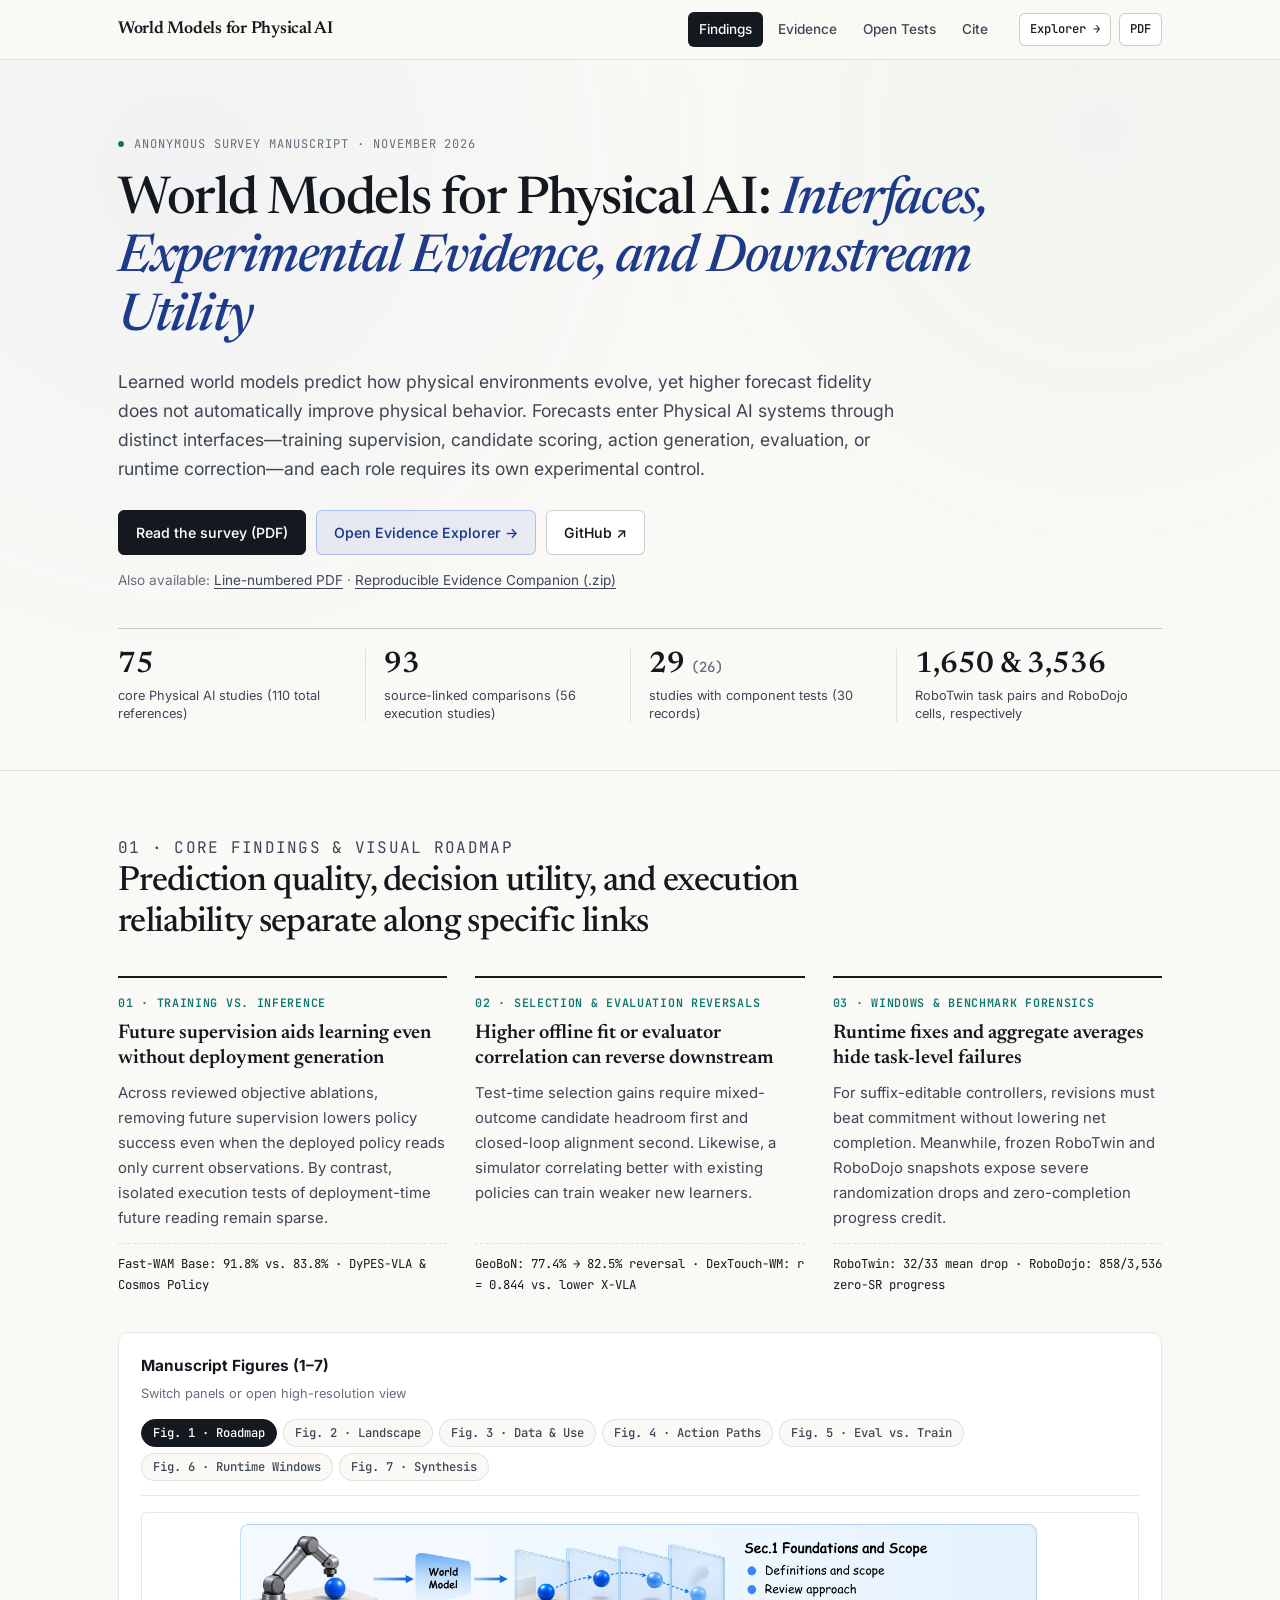
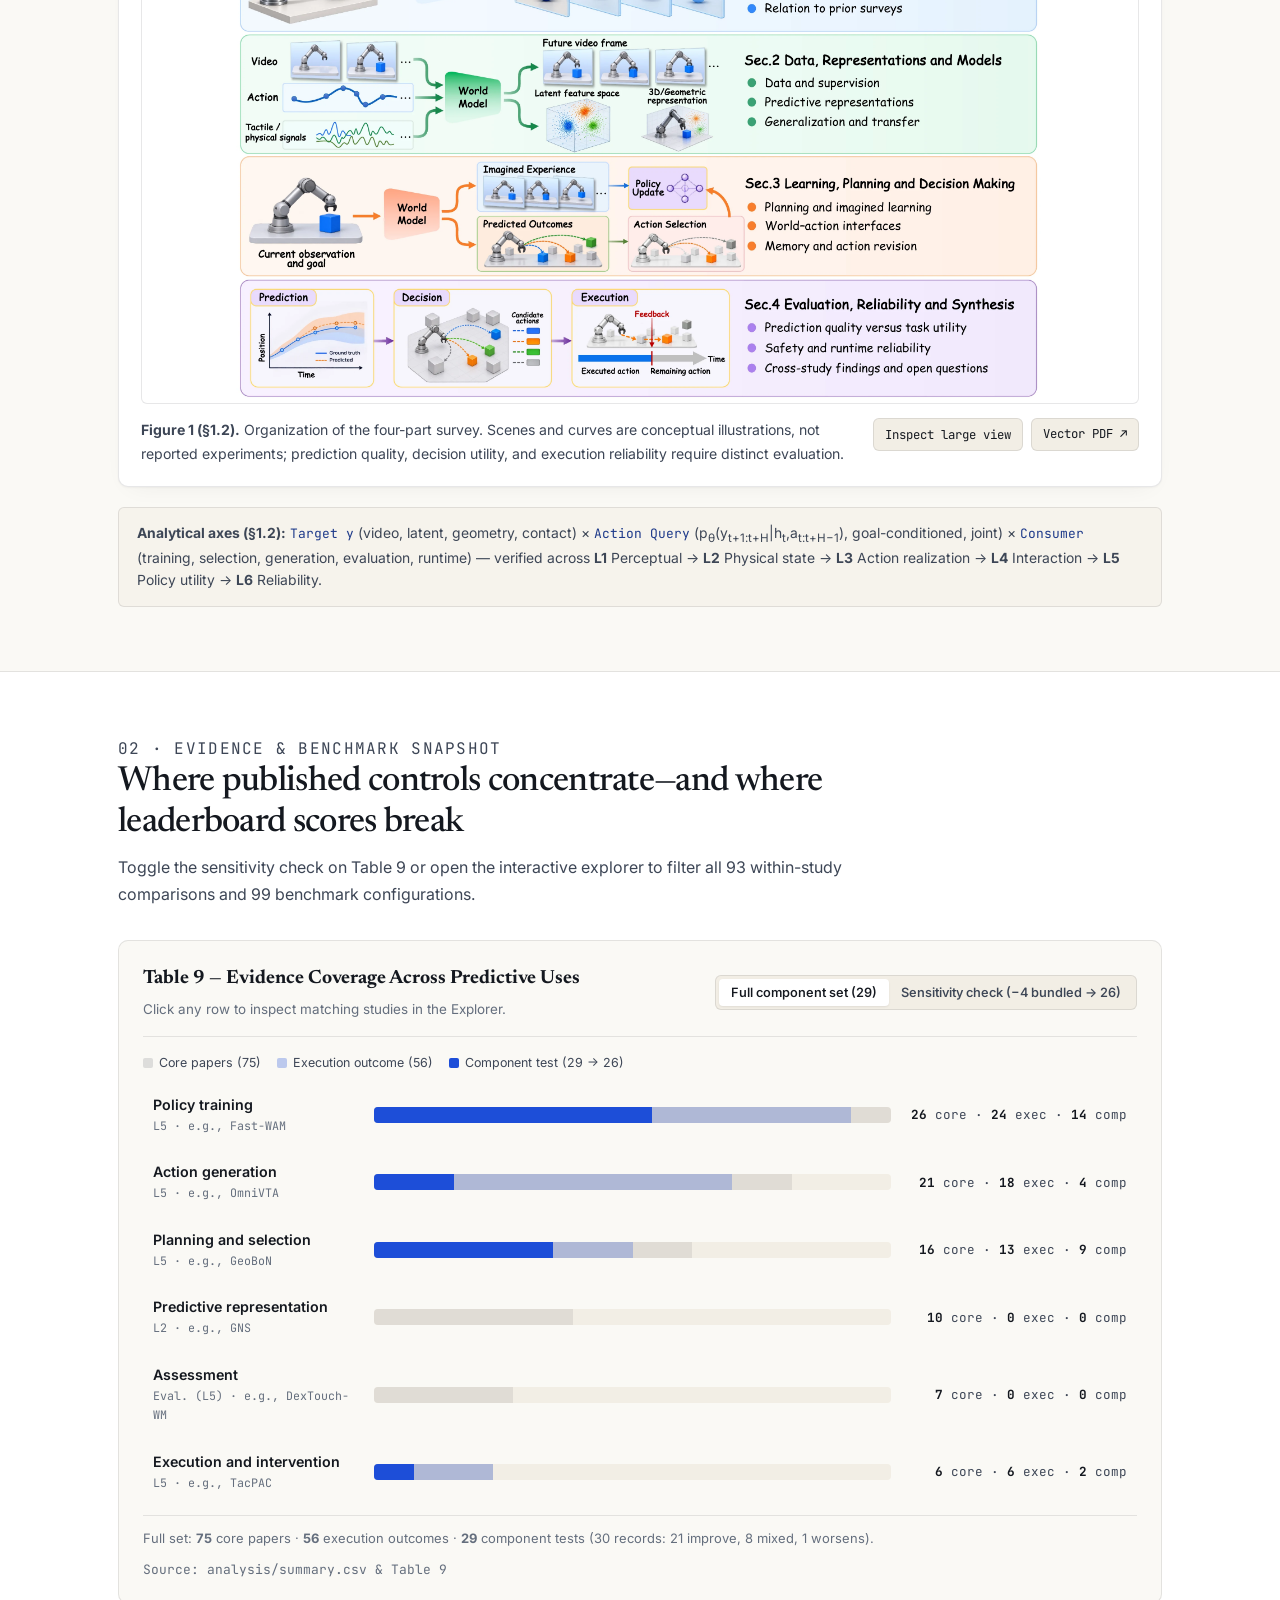
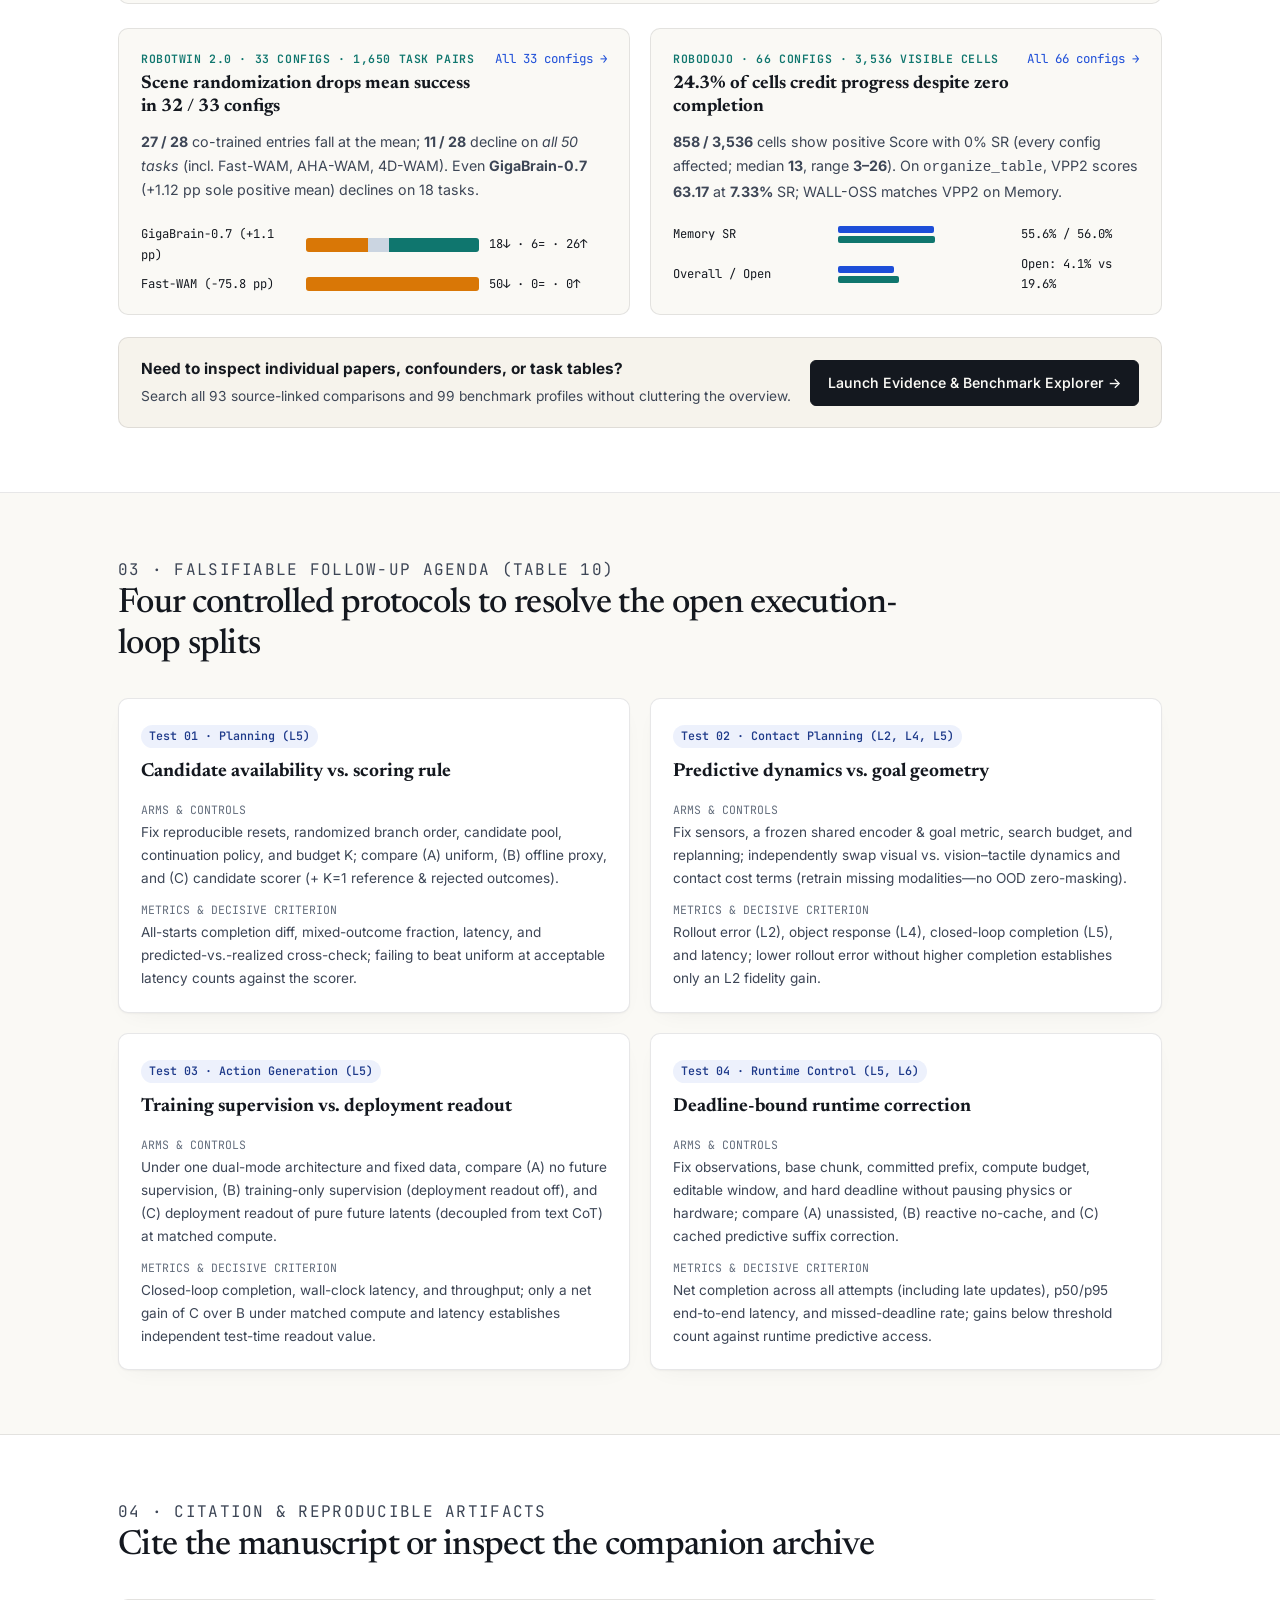
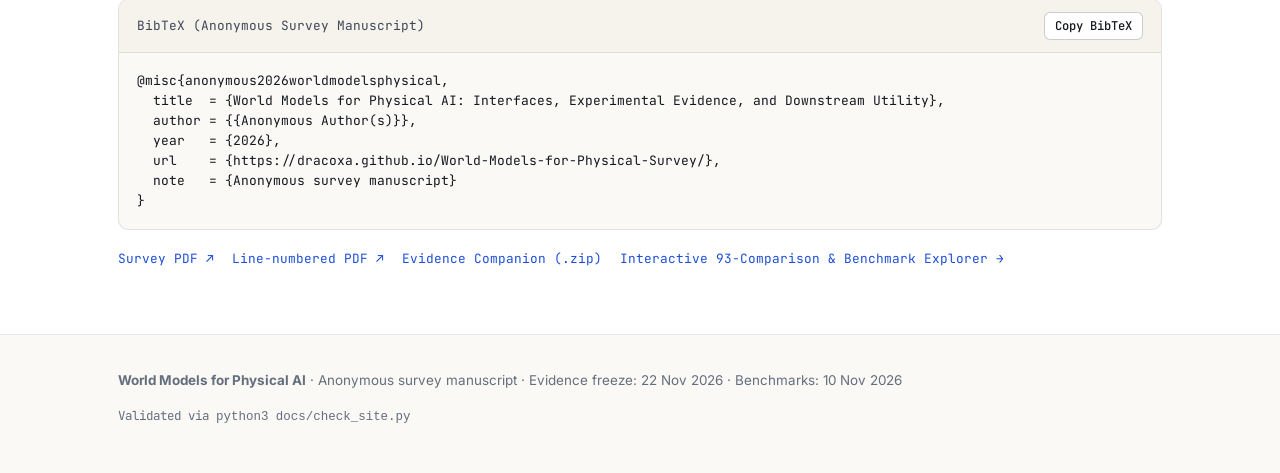
<file: docs/index.html>
<!doctype html>
<html lang="en">
<head>
  <meta charset="utf-8">
  <meta name="viewport" content="width=device-width, initial-scale=1">
  <title>World Models for Physical AI: Interfaces, Experimental Evidence, and Downstream Utility</title>
  <meta name="description" content="A survey of when world-model predictions improve physical decisions, with 93 comparison records from 75 studies and task-level views of RoboTwin 2.0 and RoboDojo.">
  <link rel="preconnect" href="https://fonts.googleapis.com">
  <link rel="preconnect" href="https://fonts.gstatic.com" crossorigin>
  <link href="https://fonts.googleapis.com/css2?family=Inter:wght@400;500;600;700&family=JetBrains+Mono:wght@400;500;600&family=Newsreader:ital,opsz,wght@0,6..72,400;0,6..72,500;0,6..72,600;1,6..72,400;1,6..72,500&display=swap" rel="stylesheet">
  <link rel="stylesheet" href="assets/style.css">
</head>
<body>
  <a class="skip" href="#main">Skip to main content</a>

  <header class="nav">
    <div class="nav-prog" aria-hidden="true"></div>
    <div class="nav-in">
      <a class="nav-brand" href="#top">World Models for Physical AI</a>
      <nav class="nav-links" aria-label="Primary sections">
        <a href="#findings">Findings</a>
        <a href="#evidence">Evidence</a>
        <a href="#tests">Open Tests</a>
        <a href="#cite">Cite</a>
      </nav>
      <div class="nav-actions">
        <a class="nav-pill" href="explorer.html">Explorer →</a>
        <a class="nav-pill" href="assets/survey.pdf" target="_blank" rel="noopener">PDF</a>
      </div>
    </div>
  </header>

  <main id="main">
    <!-- ==================== HERO ==================== -->
    <section class="hero" id="top">
      <div class="wrap">
        <p class="hero-kicker">
          <span class="dot" aria-hidden="true"></span>
          <span>Anonymous Survey Manuscript · November 2026</span>
        </p>
        <h1>World Models for Physical AI: <em>Interfaces, Experimental Evidence, and Downstream Utility</em></h1>
        <p class="hero-lead">
          Learned world models predict how physical environments evolve, yet higher forecast fidelity does not automatically improve physical behavior. Forecasts enter Physical AI systems through distinct interfaces—training supervision, candidate scoring, action generation, evaluation, or runtime correction—and each role requires its own experimental control.
        </p>

        <div class="hero-cta">
          <a class="btn btn-primary" href="assets/survey.pdf" target="_blank" rel="noopener">Read the survey (PDF)</a>
          <a class="btn btn-accent" href="explorer.html">Open Evidence Explorer →</a>
          <a class="btn" href="https://github.com/Dracoxa/World-Models-for-Physical-Survey" target="_blank" rel="noopener">GitHub ↗</a>
        </div>
        <p class="hero-sublinks">
          Also available: <a href="assets/survey-review.pdf" target="_blank" rel="noopener">Line-numbered PDF</a> · <a href="assets/Evidence-companion.zip">Reproducible Evidence Companion (.zip)</a>
        </p>

        <div class="metric-ruler" role="region" aria-label="Corpus scale">
          <div class="metric-item">
            <span class="metric-num">75</span>
            <span class="metric-txt">core Physical AI studies (110 total references)</span>
          </div>
          <div class="metric-item">
            <span class="metric-num">93</span>
            <span class="metric-txt">source-linked comparisons (56 execution studies)</span>
          </div>
          <div class="metric-item">
            <span class="metric-num">29 <small>(26)</small></span>
            <span class="metric-txt">studies with component tests (30 records)</span>
          </div>
          <div class="metric-item">
            <span class="metric-num">1,650 &amp; 3,536</span>
            <span class="metric-txt">RoboTwin task pairs and RoboDojo cells, respectively</span>
          </div>
        </div>
      </div>
    </section>

    <!-- ==================== 01 CORE FINDINGS & FIGURE SWITCHER ==================== -->
    <section class="band" id="findings">
      <div class="wrap">
        <div class="sec-head">
          <p class="sec-num">01 · Core Findings &amp; Visual Roadmap</p>
          <h2>Prediction quality, decision utility, and execution reliability separate along specific links</h2>
        </div>

        <div class="finding-cols">
          <article class="finding-col">
            <span class="finding-idx">01 · Training vs. Inference</span>
            <h3>Future supervision aids learning even without deployment generation</h3>
            <p>Across reviewed objective ablations, removing future supervision lowers policy success even when the deployed policy reads only current observations. By contrast, isolated execution tests of deployment-time future reading remain sparse.</p>
            <div class="finding-stat">Fast-WAM Base: 91.8% vs. 83.8% · DyPES-VLA &amp; Cosmos Policy</div>
          </article>

          <article class="finding-col">
            <span class="finding-idx">02 · Selection &amp; Evaluation Reversals</span>
            <h3>Higher offline fit or evaluator correlation can reverse downstream</h3>
            <p>Test-time selection gains require mixed-outcome candidate headroom first and closed-loop alignment second. Likewise, a simulator correlating better with existing policies can train weaker new learners.</p>
            <div class="finding-stat">GeoBoN: 77.4% → 82.5% reversal · DexTouch-WM: r = 0.844 vs. lower X-VLA</div>
          </article>

          <article class="finding-col">
            <span class="finding-idx">03 · Windows &amp; Benchmark Forensics</span>
            <h3>Runtime fixes and aggregate averages hide task-level failures</h3>
            <p>For suffix-editable controllers, revisions must beat commitment without lowering net completion. Meanwhile, frozen RoboTwin and RoboDojo snapshots expose severe randomization drops and zero-completion progress credit.</p>
            <div class="finding-stat">RoboTwin: 32/33 mean drop · RoboDojo: 858/3,536 zero-SR progress</div>
          </article>
        </div>

        <!-- Single-Frame Interactive Figure Switcher -->
        <div class="fig-switcher" id="fig-switcher">
          <div class="fig-switcher-head">
            <div>
              <strong>Manuscript Figures (1–7)</strong>
              <span class="fig-switcher-hint">Switch panels or open high-resolution view</span>
            </div>
            <div class="fig-tabs" role="tablist" aria-label="Manuscript figures">
              <button type="button" class="fig-tab active" data-fig-tab="1"
                data-fig-num="1"
                data-fig-src="assets/figure-01.png"
                data-fig-webp="assets/figure-01.webp"
                data-fig-pdf="assets/figure-01.pdf"
                data-fig-w="2882" data-fig-h="1748"
                data-fig-cap="Figure 1 (§1.2). Organization of the four-part survey. Scenes and curves are conceptual illustrations, not reported experiments; prediction quality, decision utility, and execution reliability require distinct evaluation.">Fig. 1 · Roadmap</button>
              <button type="button" class="fig-tab" data-fig-tab="2"
                data-fig-num="2"
                data-fig-src="assets/figure-02.png"
                data-fig-webp="assets/figure-02.webp"
                data-fig-pdf="assets/figure-02.pdf"
                data-fig-w="2934" data-fig-h="1537"
                data-fig-cap="Figure 2 (§1.2). Thematic landscape pairing predictive models alongside direct action-policy comparators, datasets, and simulation benchmarks.">Fig. 2 · Landscape</button>
              <button type="button" class="fig-tab" data-fig-tab="3"
                data-fig-num="3"
                data-fig-src="assets/figure-03.png"
                data-fig-webp="assets/figure-03.webp"
                data-fig-pdf="assets/figure-03.pdf"
                data-fig-w="3627" data-fig-h="1974"
                data-fig-cap="Figure 3 (§2). Overview of data sources, predictive representations, downstream uses, and generalization across scenes, objects, tasks, and embodiments.">Fig. 3 · Data &amp; Use</button>
              <button type="button" class="fig-tab" data-fig-tab="4"
                data-fig-num="4"
                data-fig-src="assets/figure-04.png"
                data-fig-webp="assets/figure-04.webp"
                data-fig-pdf="assets/figure-04.pdf"
                data-fig-w="2934" data-fig-h="1650"
                data-fig-cap="Figure 4 (§3.3). Training and deployment information paths in Fast-WAM Base (supervision only), V-JEPA Policy (predictor-context readout), and Fast-WAM Joint (joint video–action generation).">Fig. 4 · Action Paths</button>
              <button type="button" class="fig-tab" data-fig-tab="5"
                data-fig-num="5"
                data-fig-src="assets/figure-05.png"
                data-fig-webp="assets/figure-05.webp"
                data-fig-pdf="assets/figure-05.pdf"
                data-fig-w="2891" data-fig-h="1339"
                data-fig-cap="Figure 5 (§3.4). DexTouch-WM evaluator correlation (Table III) vs. recomputed policy-training scores (Table IV): higher evaluator agreement (WM-Mix, 0.844) coexists with lower training scores for π₀.₅ and X-VLA.">Fig. 5 · Eval vs. Train</button>
              <button type="button" class="fig-tab" data-fig-tab="6"
                data-fig-num="6"
                data-fig-src="assets/figure-06.png"
                data-fig-webp="assets/figure-06.webp"
                data-fig-pdf="assets/figure-06.pdf"
                data-fig-w="2934" data-fig-h="1391"
                data-fig-cap="Figure 6 (§3.5). FutureRTC anticipates execution-time context; TacPAC combines fresh tactile feedback with cached predictive context to correct an unexecuted action suffix.">Fig. 6 · Runtime Windows</button>
              <button type="button" class="fig-tab" data-fig-tab="7"
                data-fig-num="7"
                data-fig-src="assets/figure-07.png"
                data-fig-webp="assets/figure-07.webp"
                data-fig-pdf="assets/figure-07.pdf"
                data-fig-w="8800" data-fig-h="4218"
                data-fig-cap="Figure 7 (§4.4). Three claim-matched evidence contrasts: recursive fidelity vs. planning (GNS/ContactWorld), evaluator agreement vs. training gain (DexTouch-WM), and anticipation vs. correction (FutureRTC/TacPAC).">Fig. 7 · Synthesis</button>
            </div>
          </div>

          <div class="fig-stage">
            <a class="fig-stage-img" id="active-fig-link" href="assets/figure-01.png" aria-label="Inspect Figure 1">
              <picture>
                <source id="active-fig-webp" srcset="assets/figure-01.webp" type="image/webp">
                <img id="active-fig-img" src="assets/figure-01.png" width="2882" height="1748" alt="Figure 1 from the manuscript">
              </picture>
            </a>
            <div class="fig-stage-bar">
              <p id="active-fig-cap"><strong>Figure 1 (§1.2).</strong> Organization of the four-part survey. Scenes and curves are conceptual illustrations, not reported experiments; prediction quality, decision utility, and execution reliability require distinct evaluation.</p>
              <div class="fig-links">
                <button type="button" id="active-fig-zoom">Inspect large view</button>
                <a id="active-fig-pdf" href="assets/figure-01.pdf" target="_blank" rel="noopener">Vector PDF ↗</a>
              </div>
            </div>
          </div>
        </div>

        <p class="framework-note">
          <strong>Analytical axes (§1.2):</strong>
          <code>Target y</code> (video, latent, geometry, contact) ×
          <code>Action Query</code> (p<sub>θ</sub>(y<sub>t+1:t+H</sub>|h<sub>t</sub>,a<sub>t:t+H−1</sub>), goal-conditioned, joint) ×
          <code>Consumer</code> (training, selection, generation, evaluation, runtime) — verified across <strong>L1</strong> Perceptual → <strong>L2</strong> Physical state → <strong>L3</strong> Action realization → <strong>L4</strong> Interaction → <strong>L5</strong> Policy utility → <strong>L6</strong> Reliability.
        </p>
      </div>
    </section>

    <!-- ==================== 02 EVIDENCE & BENCHMARK SNAPSHOT ==================== -->
    <section class="band band-surface" id="evidence">
      <div class="wrap">
        <div class="sec-head">
          <p class="sec-num">02 · Evidence &amp; Benchmark Snapshot</p>
          <h2>Where published controls concentrate—and where leaderboard scores break</h2>
          <p>Toggle the sensitivity check on Table 9 or open the interactive explorer to filter all 93 within-study comparisons and 99 benchmark configurations.</p>
        </div>

        <div class="coverage-panel" data-cov-mode-root="home">
          <div class="coverage-top">
            <div>
              <h3>Table 9 — Evidence Coverage Across Predictive Uses</h3>
              <span style="font-size:0.84rem; color:var(--ink-mute);">Click any row to inspect matching studies in the Explorer.</span>
            </div>
            <div class="seg-toggle" role="group" aria-label="Sensitivity check toggle">
              <button type="button" class="seg-btn active" data-cov-mode="full">Full component set (29)</button>
              <button type="button" class="seg-btn" data-cov-mode="strict">Sensitivity check (−4 bundled → 26)</button>
            </div>
          </div>

          <div class="cov-legend">
            <span><span class="cov-dot" style="background:rgba(20,24,31,0.12);"></span>Core papers (75)</span>
            <span><span class="cov-dot" style="background:rgba(29,78,216,0.28);"></span>Execution outcome (56)</span>
            <span><span class="cov-dot" style="background:var(--cobalt);"></span>Component test (29 → 26)</span>
          </div>

          <div class="cov-rows" id="cov-rows">
            <div style="padding:18px; color:var(--ink-mute);">Loading Table 9 summary…</div>
          </div>

          <div class="cov-footnote">
            <span id="cov-total-note">Loading totals…</span>
            <span class="mono">Source: analysis/summary.csv &amp; Table 9</span>
          </div>
        </div>

        <div class="mini-bench-grid">
          <article class="mini-bench-card">
            <div class="mini-bench-head">
              <div>
                <span class="ed-card-kicker">RoboTwin 2.0 · 33 Configs · 1,650 Task Pairs</span>
                <h3>Scene randomization drops mean success in 32 / 33 configs</h3>
              </div>
              <a class="mono" href="explorer.html#benchmarks">All 33 configs →</a>
            </div>
            <p><strong>27 / 28</strong> co-trained entries fall at the mean; <strong>11 / 28</strong> decline on <em>all 50 tasks</em> (incl. Fast-WAM, AHA-WAM, 4D-WAM). Even <strong>GigaBrain-0.7</strong> (+1.12 pp sole positive mean) declines on 18 tasks.</p>
            <div class="mini-bars">
              <div class="mini-bar-row">
                <span class="mono">GigaBrain-0.7 (+1.1 pp)</span>
                <div class="rt-stack" title="18 decline / 6 tie / 26 improve">
                  <div class="rt-seg-dec" style="width:36%"></div>
                  <div class="rt-seg-tie" style="width:12%"></div>
                  <div class="rt-seg-inc" style="width:52%"></div>
                </div>
                <span class="mono tnum">18↓ · 6= · 26↑</span>
              </div>
              <div class="mini-bar-row">
                <span class="mono">Fast-WAM (−75.8 pp)</span>
                <div class="rt-stack" title="50 decline / 0 tie / 0 improve">
                  <div class="rt-seg-dec" style="width:100%"></div>
                </div>
                <span class="mono tnum">50↓ · 0= · 0↑</span>
              </div>
            </div>
          </article>

          <article class="mini-bench-card">
            <div class="mini-bench-head">
              <div>
                <span class="ed-card-kicker">RoboDojo · 66 Configs · 3,536 Visible Cells</span>
                <h3>24.3% of cells credit progress despite zero completion</h3>
              </div>
              <a class="mono" href="explorer.html#benchmarks">All 66 configs →</a>
            </div>
            <p><strong>858 / 3,536</strong> cells show positive Score with 0% SR (every config affected; median <strong>13</strong>, range <strong>3–26</strong>). On <code>organize_table</code>, VPP2 scores <strong>63.17</strong> at <strong>7.33%</strong> SR; WALL-OSS matches VPP2 on Memory.</p>
            <div class="mini-bars">
              <div class="mini-bar-row">
                <span class="mono">Memory SR</span>
                <div class="mini-dual">
                  <div class="cap-fill-vpp" style="width:55.6%" title="VPP2 55.56%"></div>
                  <div class="cap-fill-wall" style="width:56.0%" title="WALL-OSS 56.00%"></div>
                </div>
                <span class="mono tnum">55.6% / 56.0%</span>
              </div>
              <div class="mini-bar-row">
                <span class="mono">Overall / Open</span>
                <div class="mini-dual">
                  <div class="cap-fill-vpp" style="width:32.3%" title="VPP2 Avg 32.26% (Open 4.08%)"></div>
                  <div class="cap-fill-wall" style="width:35.0%" title="WALL-OSS Avg 34.97% (Open 19.58%)"></div>
                </div>
                <span class="mono tnum">Open: 4.1% vs 19.6%</span>
              </div>
            </div>
          </article>
        </div>

        <div class="cta-strip">
          <div>
            <strong>Need to inspect individual papers, confounders, or task tables?</strong>
            <span>Search all 93 source-linked comparisons and 99 benchmark profiles without cluttering the overview.</span>
          </div>
          <a class="btn btn-primary" href="explorer.html">Launch Evidence &amp; Benchmark Explorer →</a>
        </div>
      </div>
    </section>

    <!-- ==================== 03 FOUR CONTROLLED FOLLOW-UP PROTOCOLS ==================== -->
    <section class="band" id="tests">
      <div class="wrap">
        <div class="sec-head">
          <p class="sec-num">03 · Falsifiable Follow-Up Agenda (Table 10)</p>
          <h2>Four controlled protocols to resolve the open execution-loop splits</h2>
        </div>

        <div class="test-card-grid">
          <article class="test-card">
            <span class="badge badge-comp">Test 01 · Planning (L5)</span>
            <h3>Candidate availability vs. scoring rule</h3>
            <dl class="test-dl">
              <dt>Arms &amp; controls</dt>
              <dd>Fix reproducible resets, randomized branch order, candidate pool, continuation policy, and budget K; compare (A) uniform, (B) offline proxy, and (C) candidate scorer (+ K=1 reference &amp; rejected outcomes).</dd>
              <dt>Metrics &amp; decisive criterion</dt>
              <dd>All-starts completion diff, mixed-outcome fraction, latency, and predicted-vs.-realized cross-check; failing to beat uniform at acceptable latency counts against the scorer.</dd>
            </dl>
          </article>

          <article class="test-card">
            <span class="badge badge-comp">Test 02 · Contact Planning (L2, L4, L5)</span>
            <h3>Predictive dynamics vs. goal geometry</h3>
            <dl class="test-dl">
              <dt>Arms &amp; controls</dt>
              <dd>Fix sensors, a frozen shared encoder &amp; goal metric, search budget, and replanning; independently swap visual vs. vision–tactile dynamics and contact cost terms (retrain missing modalities—no OOD zero-masking).</dd>
              <dt>Metrics &amp; decisive criterion</dt>
              <dd>Rollout error (L2), object response (L4), closed-loop completion (L5), and latency; lower rollout error without higher completion establishes only an L2 fidelity gain.</dd>
            </dl>
          </article>

          <article class="test-card">
            <span class="badge badge-comp">Test 03 · Action Generation (L5)</span>
            <h3>Training supervision vs. deployment readout</h3>
            <dl class="test-dl">
              <dt>Arms &amp; controls</dt>
              <dd>Under one dual-mode architecture and fixed data, compare (A) no future supervision, (B) training-only supervision (deployment readout off), and (C) deployment readout of pure future latents (decoupled from text CoT) at matched compute.</dd>
              <dt>Metrics &amp; decisive criterion</dt>
              <dd>Closed-loop completion, wall-clock latency, and throughput; only a net gain of C over B under matched compute and latency establishes independent test-time readout value.</dd>
            </dl>
          </article>

          <article class="test-card">
            <span class="badge badge-comp">Test 04 · Runtime Control (L5, L6)</span>
            <h3>Deadline-bound runtime correction</h3>
            <dl class="test-dl">
              <dt>Arms &amp; controls</dt>
              <dd>Fix observations, base chunk, committed prefix, compute budget, editable window, and hard deadline without pausing physics or hardware; compare (A) unassisted, (B) reactive no-cache, and (C) cached predictive suffix correction.</dd>
              <dt>Metrics &amp; decisive criterion</dt>
              <dd>Net completion across all attempts (including late updates), p50/p95 end-to-end latency, and missed-deadline rate; gains below threshold count against runtime predictive access.</dd>
            </dl>
          </article>
        </div>
      </div>
    </section>

    <!-- ==================== 04 CITATION & ARTIFACTS ==================== -->
    <section class="band band-surface" id="cite">
      <div class="wrap">
        <div class="sec-head">
          <p class="sec-num">04 · Citation &amp; Reproducible Artifacts</p>
          <h2>Cite the manuscript or inspect the companion archive</h2>
        </div>

        <div class="bib-card">
          <div class="bib-head">
            <span>BibTeX (Anonymous Survey Manuscript)</span>
            <div style="display:flex; align-items:center; gap:12px;">
              <span id="copy-status" class="mono" style="font-size:0.78rem; color:var(--teal);" aria-live="polite"></span>
              <button type="button" class="nav-pill" data-copy="#bibtex-entry" style="cursor:pointer;">Copy BibTeX</button>
            </div>
          </div>
          <pre class="bib-pre" id="bibtex-entry">@misc{anonymous2026worldmodelsphysical,
  title  = {World Models for Physical AI: Interfaces, Experimental Evidence, and Downstream Utility},
  author = {{Anonymous Author(s)}},
  year   = {2026},
  url    = {https://dracoxa.github.io/World-Models-for-Physical-Survey/},
  note   = {Anonymous survey manuscript}
}</pre>
        </div>

        <div class="inline-artifacts">
          <a href="assets/survey.pdf" target="_blank" rel="noopener">Survey PDF ↗</a>
          <a href="assets/survey-review.pdf" target="_blank" rel="noopener">Line-numbered PDF ↗</a>
          <a href="assets/Evidence-companion.zip">Evidence Companion (.zip)</a>
          <a href="explorer.html">Interactive 93-Comparison &amp; Benchmark Explorer →</a>
        </div>
      </div>
    </section>
  </main>

  <footer>
    <div class="wrap foot-in">
      <div><strong>World Models for Physical AI</strong> · Anonymous survey manuscript · Evidence freeze: 22 Nov 2026 · Benchmarks: 10 Nov 2026</div>
      <div class="mono" style="font-size:0.78rem;">Validated via <code>python3 docs/check_site.py</code></div>
    </div>
  </footer>

  <!-- Lightbox Modal -->
  <div class="lightbox" id="fig-lightbox" role="dialog" aria-modal="true" aria-labelledby="lb-title" hidden>
    <div class="lightbox-dialog">
      <div class="lightbox-bar">
        <strong id="lb-title">Figure</strong>
        <div style="display:flex; gap:8px; align-items:center;">
          <button type="button" class="nav-pill" id="lb-prev" style="cursor:pointer;">← Prev</button>
          <button type="button" class="nav-pill" id="lb-next" style="cursor:pointer;">Next →</button>
          <a class="nav-pill" id="lb-pdf" href="assets/figure-01.pdf" target="_blank" rel="noopener">Vector PDF ↗</a>
          <button type="button" class="nav-pill" id="lb-close" style="cursor:pointer; background:var(--ink); color:#fff; border-color:var(--ink);">Close (Esc)</button>
        </div>
      </div>
      <div class="lightbox-body">
        <img id="lb-img" src="assets/figure-01.png" alt="Expanded figure view">
      </div>
      <div class="lightbox-cap" id="lb-cap"></div>
    </div>
  </div>

  <script src="assets/site.js" defer></script>
</body>
</html>
</file>
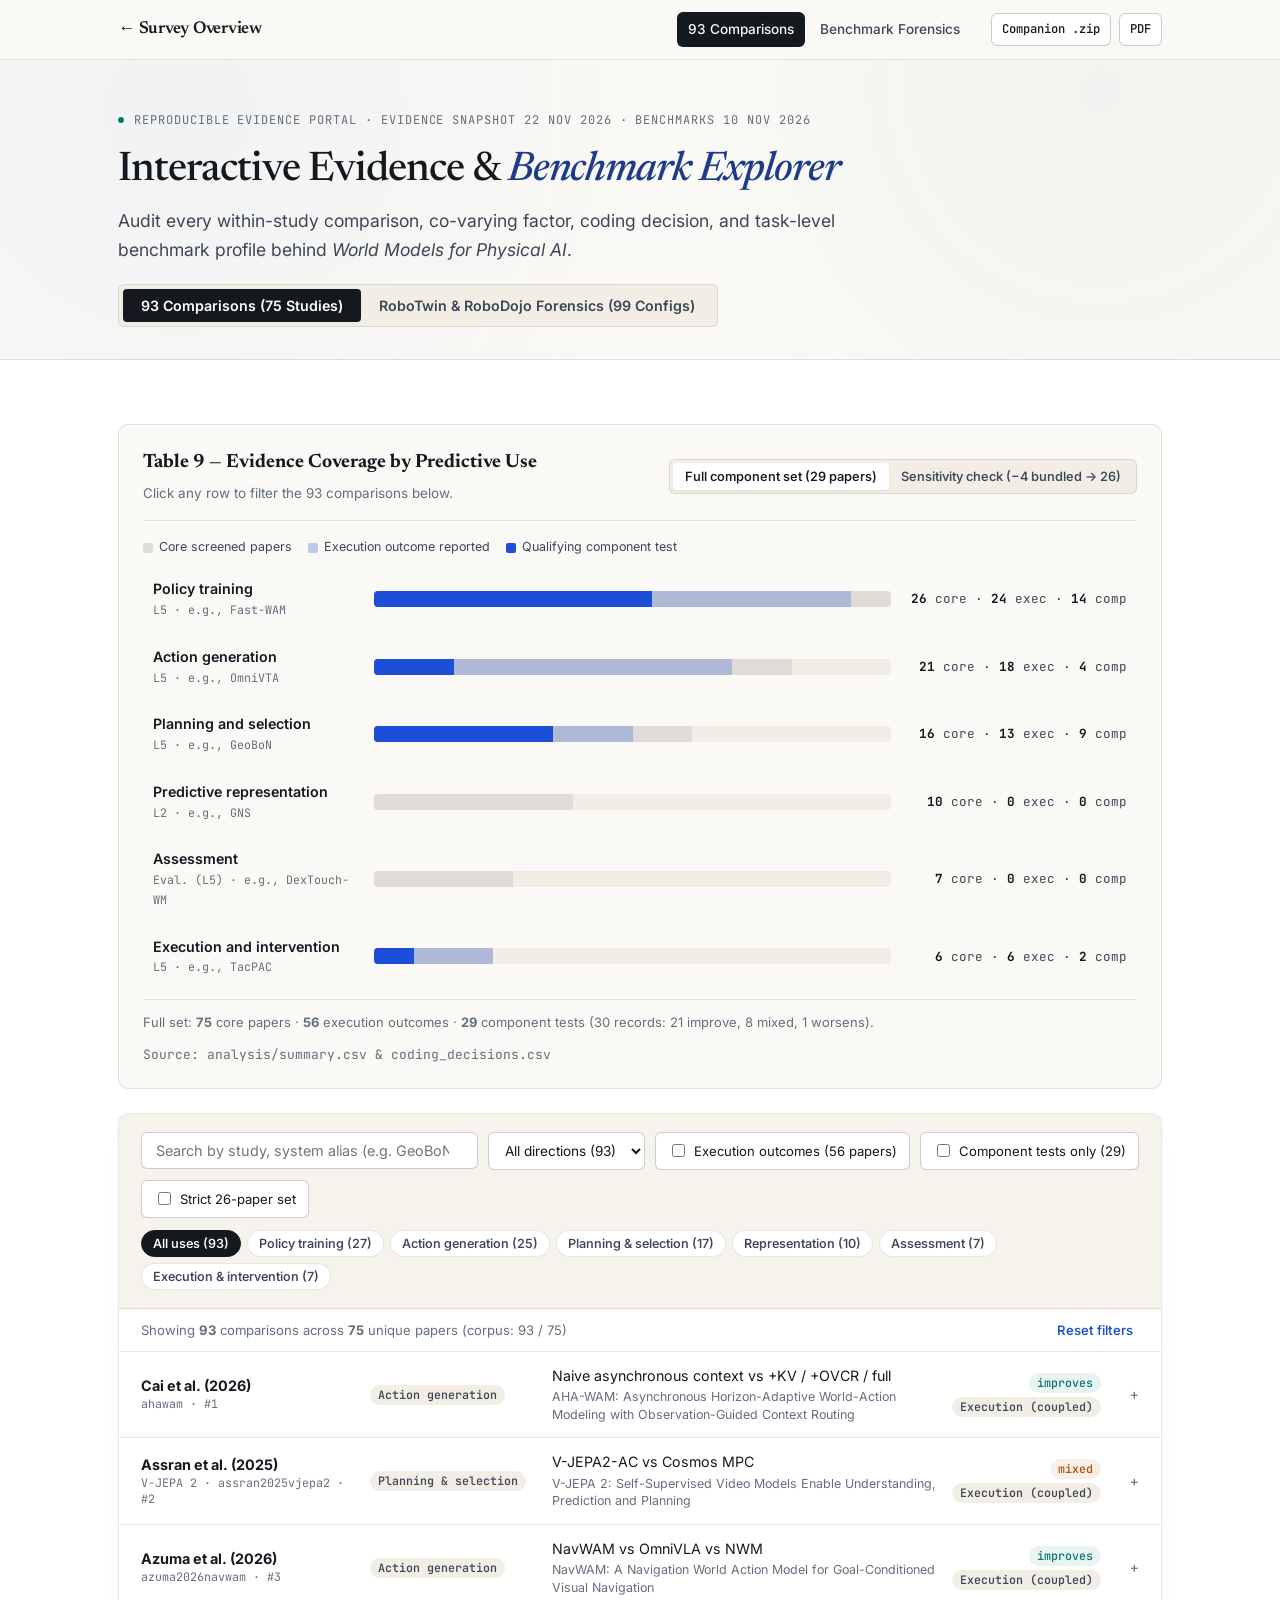
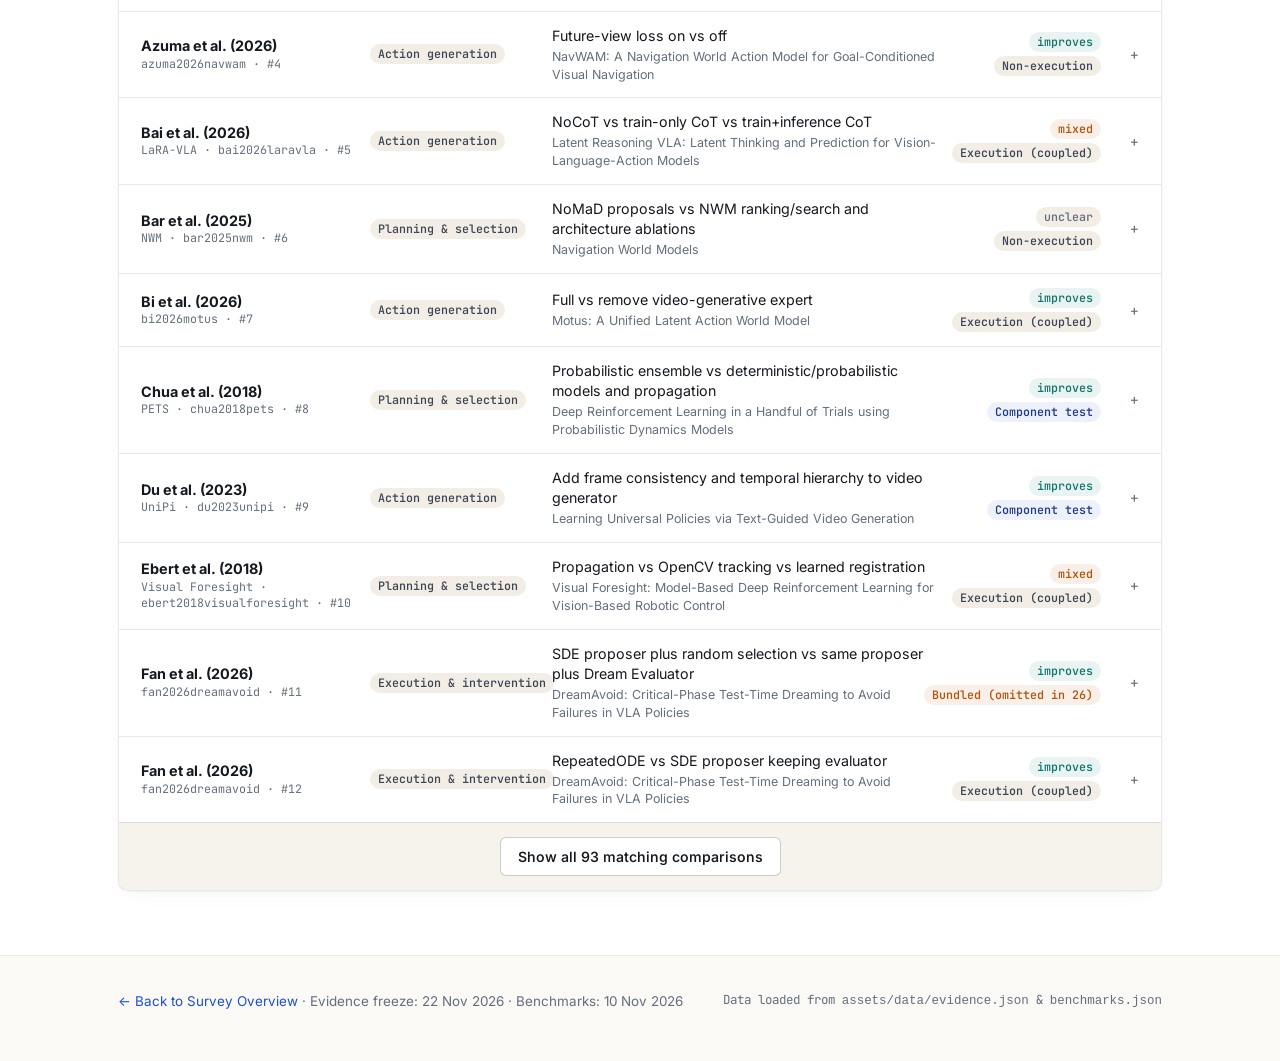
<file: docs/explorer.html>
<!doctype html>
<html lang="en">
<head>
  <meta charset="utf-8">
  <meta name="viewport" content="width=device-width, initial-scale=1">
  <title>Evidence &amp; Benchmark Explorer — World Models for Physical AI</title>
  <meta name="description" content="Interactive audit portal for all 93 within-study comparisons across 75 Physical AI studies and frozen RoboTwin 2.0 (33 configs) / RoboDojo (66 configs) benchmark snapshots.">
  <link rel="preconnect" href="https://fonts.googleapis.com">
  <link rel="preconnect" href="https://fonts.gstatic.com" crossorigin>
  <link href="https://fonts.googleapis.com/css2?family=Inter:wght@400;500;600;700&family=JetBrains+Mono:wght@400;500;600&family=Newsreader:ital,opsz,wght@0,6..72,400;0,6..72,500;0,6..72,600;1,6..72,400;1,6..72,500&display=swap" rel="stylesheet">
  <link rel="stylesheet" href="assets/style.css">
</head>
<body>
  <a class="skip" href="#main">Skip to explorer</a>

  <header class="nav">
    <div class="nav-prog" aria-hidden="true"></div>
    <div class="nav-in">
      <a class="nav-brand" href="index.html">← Survey Overview</a>
      <nav class="nav-links" aria-label="Explorer sections">
        <a href="#evidence">93 Comparisons</a>
        <a href="#benchmarks">Benchmark Forensics</a>
      </nav>
      <div class="nav-actions">
        <a class="nav-pill" href="assets/Evidence-companion.zip">Companion .zip</a>
        <a class="nav-pill" href="assets/survey.pdf" target="_blank" rel="noopener">PDF</a>
      </div>
    </div>
  </header>

  <main id="main">
    <section class="hero hero-compact">
      <div class="wrap">
        <p class="hero-kicker">
          <span class="dot" aria-hidden="true"></span>
          <span>Reproducible Evidence Portal · Evidence Snapshot 22 Nov 2026 · Benchmarks 10 Nov 2026</span>
        </p>
        <h1>Interactive Evidence &amp; <em>Benchmark Explorer</em></h1>
        <p class="hero-lead" style="margin-bottom:20px;">
          Audit every within-study comparison, co-varying factor, coding decision, and task-level benchmark profile behind <em>World Models for Physical AI</em>.
        </p>

        <div class="portal-tabs" role="tablist" aria-label="Explorer workspace">
          <button type="button" class="portal-tab active" data-portal-tab="evidence">93 Comparisons (75 Studies)</button>
          <button type="button" class="portal-tab" data-portal-tab="benchmarks">RoboTwin &amp; RoboDojo Forensics (99 Configs)</button>
        </div>
      </div>
    </section>

    <!-- ==================== PORTAL TAB 1: EVIDENCE MAP ==================== -->
    <section class="band band-surface" id="evidence" data-portal-panel="evidence">
      <div class="wrap">
        <div class="coverage-panel">
          <div class="coverage-top">
            <div>
              <h3>Table 9 — Evidence Coverage by Predictive Use</h3>
              <span style="font-size:0.84rem; color:var(--ink-mute);">Click any row to filter the 93 comparisons below.</span>
            </div>
            <div class="seg-toggle" role="group" aria-label="Sensitivity check toggle">
              <button type="button" class="seg-btn active" data-cov-mode="full">Full component set (29 papers)</button>
              <button type="button" class="seg-btn" data-cov-mode="strict">Sensitivity check (−4 bundled → 26)</button>
            </div>
          </div>

          <div class="cov-legend">
            <span><span class="cov-dot" style="background:rgba(20,24,31,0.12);"></span>Core screened papers</span>
            <span><span class="cov-dot" style="background:rgba(29,78,216,0.28);"></span>Execution outcome reported</span>
            <span><span class="cov-dot" style="background:var(--cobalt);"></span>Qualifying component test</span>
          </div>

          <div class="cov-rows" id="cov-rows">
            <div style="padding:18px; color:var(--ink-mute);">Loading Table 9 summary…</div>
          </div>

          <div class="cov-footnote">
            <span id="cov-total-note">Loading totals…</span>
            <span class="mono">Source: analysis/summary.csv &amp; coding_decisions.csv</span>
          </div>
        </div>

        <div class="explorer-box" id="explorer">
          <div class="explorer-controls">
            <div class="explorer-row-1">
              <input type="search" id="exp-search" class="search-input" placeholder="Search by study, system alias (e.g. GeoBoN, Fast-WAM), intervention, or table…" aria-label="Search 93 comparisons">
              <select id="exp-direction" class="select-control" aria-label="Filter by outcome direction">
                <option value="all">All directions (93)</option>
                <option value="improves">Improves</option>
                <option value="mixed">Mixed</option>
                <option value="worsens">Worsens</option>
                <option value="unclear">Unclear</option>
              </select>
              <label class="check-pill"><input type="checkbox" id="exp-exec-only"> Execution outcomes (56 papers)</label>
              <label class="check-pill"><input type="checkbox" id="exp-comp-only"> Component tests only (29)</label>
              <label class="check-pill"><input type="checkbox" id="exp-strict-only"> Strict 26-paper set</label>
            </div>

            <div class="use-tabs" id="use-tabs" role="tablist" aria-label="Filter by predictive use">
              <button type="button" class="use-tab active" data-use="all">All uses (93)</button>
              <button type="button" class="use-tab" data-use="train">Policy training (27)</button>
              <button type="button" class="use-tab" data-use="generate">Action generation (25)</button>
              <button type="button" class="use-tab" data-use="plan">Planning &amp; selection (17)</button>
              <button type="button" class="use-tab" data-use="representation">Representation (10)</button>
              <button type="button" class="use-tab" data-use="assess">Assessment (7)</button>
              <button type="button" class="use-tab" data-use="execute">Execution &amp; intervention (7)</button>
            </div>
          </div>

          <div class="explorer-meta">
            <span id="exp-count">Loading comparisons…</span>
            <button type="button" id="exp-reset" style="border:none;background:none;color:var(--cobalt);cursor:pointer;font-size:0.82rem;font-weight:550;">Reset filters</button>
          </div>

          <div class="comp-list" id="comp-list">
            <div style="padding:28px; text-align:center; color:var(--ink-mute);">Loading 93 source-linked comparisons…</div>
          </div>

          <div class="explorer-footer">
            <button type="button" class="btn" id="exp-toggle-all" hidden>Show all matching comparisons</button>
          </div>
        </div>
      </div>
    </section>

    <!-- ==================== PORTAL TAB 2: BENCHMARKS ==================== -->
    <section class="band" id="benchmarks" data-portal-panel="benchmarks" hidden>
      <div class="wrap">
        <div class="bench-tabs" role="tablist" aria-label="Benchmark snapshot selector">
          <button type="button" class="bench-tab active" data-bench-tab="robotwin">RoboTwin 2.0 (33 configs · 1,650 pairs)</button>
          <button type="button" class="bench-tab" data-bench-tab="robodojo">RoboDojo (66 configs · 3,536 cells)</button>
        </div>

        <!-- RoboTwin Panel -->
        <div class="bench-panel" data-bench-panel="robotwin">
          <div class="bench-kpis">
            <div class="kpi-card">
              <div class="kpi-num">32 / 33</div>
              <div class="kpi-txt">Configurations with lower randomized mean (<b>27 / 28</b> co-trained)</div>
            </div>
            <div class="kpi-card">
              <div class="kpi-num">12 / 33</div>
              <div class="kpi-txt">Decline on <b>all 50 tasks</b> (<b>11 / 28</b> co-trained)</div>
            </div>
            <div class="kpi-card">
              <div class="kpi-num">18 tasks ↓</div>
              <div class="kpi-txt">Even <b>GigaBrain-0.7</b> (+1.12 pp) drops on 18 of 50 tasks</div>
            </div>
            <div class="kpi-card">
              <div class="kpi-num">75.8 pp</div>
              <div class="kpi-txt">Fast-WAM clean-only mean drop (median 84.5 pp)</div>
            </div>
          </div>

          <div class="chart-card">
            <div class="bench-toolbar">
              <div>
                <strong>Per-Configuration Clean vs. Randomized Task Breakdown (50 tasks each)</strong>
                <div style="font-size:0.8rem; color:var(--ink-mute);">
                  <span style="color:#d97706;">■</span> Randomized lower &nbsp;
                  <span style="color:#64748b;">■</span> Tied &nbsp;
                  <span style="color:var(--teal);">■</span> Randomized higher
                </div>
              </div>
              <div style="display:flex; gap:8px; flex-wrap:wrap;">
                <select id="rt-filter" class="select-control" aria-label="Filter RoboTwin training setting">
                  <option value="all">All 33 configurations</option>
                  <option value="cotrain">Co-trained (28)</option>
                  <option value="single">Single-task (5)</option>
                </select>
                <select id="rt-sort" class="select-control" aria-label="Sort RoboTwin profiles">
                  <option value="gap_desc">Sort: Largest mean drop</option>
                  <option value="declines_desc">Sort: Most declining tasks</option>
                  <option value="gap_asc">Sort: Best retention</option>
                </select>
              </div>
            </div>

            <div class="rt-list" id="rt-list">
              <div style="padding:18px; color:var(--ink-mute);">Loading RoboTwin 2.0 profiles…</div>
            </div>
            <div style="margin-top:16px; text-align:center;">
              <button type="button" class="btn" id="rt-toggle-all" hidden>Show all 33 configurations</button>
            </div>
          </div>
        </div>

        <!-- RoboDojo Panel -->
        <div class="bench-panel" data-bench-panel="robodojo" hidden>
          <div class="bench-kpis">
            <div class="kpi-card">
              <div class="kpi-num">858 / 3,536</div>
              <div class="kpi-txt">Visible cells (<b>24.3%</b>) with partial Score at <b>0% completion</b></div>
            </div>
            <div class="kpi-card">
              <div class="kpi-num">66 / 66</div>
              <div class="kpi-txt">Every config affected (median <b>13</b>, range <b>3–26</b>)</div>
            </div>
            <div class="kpi-card">
              <div class="kpi-num">63.17 vs 7.33%</div>
              <div class="kpi-txt">VPP2 on <code>organize_table</code>: Score vs. SR</div>
            </div>
            <div class="kpi-card">
              <div class="kpi-num">56.0% ≈ 55.6%</div>
              <div class="kpi-txt">WALL-OSS-1.0-lite matches VPP2 on Memory SR</div>
            </div>
          </div>

          <div class="grid-2" style="margin-bottom:22px;">
            <div class="chart-card" style="margin-bottom:0;">
              <strong style="display:block; margin-bottom:14px;">Capability Profile Contrast: VPP2 vs. WALL-OSS-1.0-lite (Table 8)</strong>
              <div class="cap-grid" id="rd-capability-bars">
                <div style="color:var(--ink-mute);">Loading capability bars…</div>
              </div>
            </div>

            <div class="chart-card" style="margin-bottom:0;">
              <div style="display:flex; justify-content:space-between; align-items:center; flex-wrap:wrap; gap:8px; margin-bottom:12px;">
                <strong>Zero-SR / Positive-Score Cells Across All 66 Configs</strong>
                <button type="button" class="nav-pill" id="rd-toggle-all" style="cursor:pointer;">Show all 66 configurations</button>
              </div>
              <div class="rd-policy-grid" id="rd-policy-grid">
                <div style="color:var(--ink-mute);">Loading 66 configurations…</div>
              </div>
            </div>
          </div>
        </div>
      </div>
    </section>
  </main>

  <footer>
    <div class="wrap foot-in">
      <div><a href="index.html">← Back to Survey Overview</a> · Evidence freeze: 22 Nov 2026 · Benchmarks: 10 Nov 2026</div>
      <div class="mono" style="font-size:0.78rem;">Data loaded from <code>assets/data/evidence.json</code> &amp; <code>benchmarks.json</code></div>
    </div>
  </footer>

  <script src="assets/site.js" defer></script>
</body>
</html>
</file>
<file: docs/assets/style.css>
/* ==========================================================================
   World Models for Physical AI — Editorial Companion Stylesheet
   Aesthetic: Archival warm-paper journal (Distill / Nature / Physical AI)
   ========================================================================== */

:root {
  --bg-paper: #faf9f5;
  --bg-surface: #ffffff;
  --bg-stone: #f2eee5;
  --bg-inset: #f6f3ec;
  --ink: #14181f;
  --ink-soft: #3d4656;
  --ink-mute: #646e7d;
  --cobalt: #1d4ed8;
  --cobalt-deep: #1e3a8a;
  --cobalt-soft: rgba(29, 78, 216, 0.08);
  --teal: #0f766e;
  --teal-soft: rgba(15, 118, 110, 0.09);
  --terra: #b45309;
  --terra-soft: rgba(180, 83, 9, 0.09);
  --crimson: #b91c1c;
  --crimson-soft: rgba(185, 28, 28, 0.09);
  --hairline: rgba(20, 24, 31, 0.10);
  --hairline-strong: rgba(20, 24, 31, 0.22);

  --font-serif: "Newsreader", "Source Serif 4", Georgia, "Times New Roman", serif;
  --font-sans: "Inter", -apple-system, BlinkMacSystemFont, "Segoe UI", Roboto, sans-serif;
  --font-mono: "JetBrains Mono", ui-monospace, SFMono-Regular, Menlo, Monaco, monospace;

  --maxw: 1100px;
  --nav-h: 60px;
  --radius-sm: 6px;
  --radius-md: 10px;
  --radius-lg: 14px;
  --shadow-card: 0 1px 2px rgba(20, 24, 31, 0.04), 0 8px 24px -12px rgba(20, 24, 31, 0.07);
  --shadow-modal: 0 24px 64px -16px rgba(15, 23, 42, 0.45);
}

*, *::before, *::after { box-sizing: border-box; }
[hidden] { display: none !important; }

html {
  scroll-behavior: smooth;
  scroll-padding-top: calc(var(--nav-h) + 20px);
  background: var(--bg-paper);
}

@media (prefers-reduced-motion: reduce) {
  html { scroll-behavior: auto; }
  *, *::before, *::after {
    animation-duration: 0.001ms !important;
    transition-duration: 0.001ms !important;
  }
}

body {
  margin: 0;
  background: var(--bg-paper);
  color: var(--ink);
  font-family: var(--font-sans);
  font-size: 16px;
  line-height: 1.68;
  -webkit-font-smoothing: antialiased;
  text-rendering: optimizeLegibility;
}

img, svg { max-width: 100%; height: auto; display: block; }
a { color: var(--cobalt); text-decoration: none; }
a:hover { text-decoration: underline; text-underline-offset: 3px; }
button, input, select { font-family: inherit; }

:focus-visible {
  outline: 2px solid var(--cobalt);
  outline-offset: 2px;
  border-radius: 4px;
}

.wrap {
  width: 100%;
  max-width: var(--maxw);
  margin-inline: auto;
  padding-inline: 28px;
}

.skip {
  position: absolute; left: -9999px; top: 0; z-index: 300;
  background: var(--ink); color: #fff; padding: 10px 16px; font-size: 14px;
}
.skip:focus { left: 12px; top: 12px; border-radius: var(--radius-sm); }

.mono { font-family: var(--font-mono); font-variant-numeric: tabular-nums; }
.tnum { font-variant-numeric: tabular-nums; }

/* ---------- Sticky Editorial Masthead ----------------------------------- */
.nav {
  position: sticky; top: 0; z-index: 100; height: var(--nav-h);
  background: rgba(250, 249, 245, 0.92);
  backdrop-filter: saturate(140%) blur(12px);
  -webkit-backdrop-filter: saturate(140%) blur(12px);
  border-bottom: 1px solid var(--hairline);
}

.nav-prog {
  position: absolute; left: 0; bottom: -1px; height: 2px; width: 0%;
  background: linear-gradient(90deg, var(--cobalt), var(--teal));
  transition: width 0.08s linear;
}

.nav-in {
  max-width: var(--maxw);
  margin-inline: auto;
  padding-inline: 28px;
  height: 100%;
  display: flex;
  align-items: center;
  gap: 20px;
}

.nav-brand {
  font-family: var(--font-serif);
  font-weight: 600;
  font-size: 1.08rem;
  letter-spacing: -0.015em;
  color: var(--ink);
  white-space: nowrap;
}
.nav-brand:hover { text-decoration: none; }

.nav-links {
  display: flex; align-items: center; gap: 4px;
  margin-left: auto;
  min-width: 0;
  overflow-x: auto; scrollbar-width: none;
}
.nav-links::-webkit-scrollbar { display: none; }
.nav-links a {
  font-size: 0.85rem; font-weight: 500; color: var(--ink-soft);
  padding: 6px 11px; border-radius: var(--radius-sm); white-space: nowrap;
  transition: background 0.15s, color 0.15s;
}
.nav-links a:hover { background: var(--bg-stone); color: var(--ink); text-decoration: none; }
.nav-links a.active { background: var(--ink); color: var(--bg-paper); }

.nav-actions {
  display: flex; align-items: center; gap: 8px; flex-shrink: 0;
}
.nav-pill {
  font-family: var(--font-mono);
  font-size: 0.76rem; font-weight: 500;
  padding: 5px 10px; border-radius: var(--radius-sm);
  border: 1px solid var(--hairline-strong);
  color: var(--ink); background: var(--bg-surface);
  white-space: nowrap;
}
.nav-pill:hover { background: var(--bg-stone); text-decoration: none; }

/* ---------- Hero -------------------------------------------------------- */
.hero {
  padding: 68px 0 48px;
  border-bottom: 1px solid var(--hairline);
  background:
    radial-gradient(circle at 14% 16%, rgba(29, 78, 216, 0.04), transparent 44%),
    radial-gradient(circle at 86% 10%, rgba(15, 118, 110, 0.04), transparent 38%),
    var(--bg-paper);
}
.hero.hero-compact {
  padding: 44px 0 32px;
}

.hero-kicker {
  display: inline-flex; align-items: center; gap: 10px;
  font-family: var(--font-mono);
  font-size: 0.75rem;
  letter-spacing: 0.08em;
  text-transform: uppercase;
  color: var(--ink-mute);
  margin: 0 0 18px;
}
.hero-kicker .dot {
  width: 6px; height: 6px; border-radius: 50%; background: var(--teal);
}

.hero h1 {
  font-family: var(--font-serif);
  font-weight: 500;
  font-size: clamp(2.1rem, 4.3vw, 3.25rem);
  line-height: 1.12;
  letter-spacing: -0.025em;
  margin: 0 0 20px;
  max-width: 900px;
  color: var(--ink);
}
.hero.hero-compact h1 {
  font-size: clamp(1.85rem, 3.3vw, 2.55rem);
  margin-bottom: 12px;
}
.hero h1 em {
  font-style: italic;
  font-weight: 500;
  color: var(--cobalt-deep);
}

.hero-lead {
  font-size: 1.1rem;
  line-height: 1.66;
  color: var(--ink-soft);
  max-width: 780px;
  margin: 0 0 26px;
}

.hero-cta {
  display: flex; flex-wrap: wrap; gap: 10px;
  margin-bottom: 14px;
}

.hero-sublinks {
  font-size: 0.85rem;
  color: var(--ink-mute);
  margin: 0 0 36px;
}
.hero-sublinks a { color: var(--ink-soft); text-decoration: underline; text-underline-offset: 3px; }
.hero-sublinks a:hover { color: var(--cobalt); }

.btn {
  display: inline-flex; align-items: center; gap: 8px;
  padding: 10px 17px;
  border-radius: var(--radius-sm);
  font-size: 0.88rem;
  font-weight: 550;
  border: 1px solid var(--hairline-strong);
  background: var(--bg-surface);
  color: var(--ink);
  cursor: pointer;
  transition: transform 0.12s ease, background 0.15s, border-color 0.15s;
}
.btn:hover { background: var(--bg-stone); text-decoration: none; transform: translateY(-1px); }
.btn-primary {
  background: var(--ink); color: var(--bg-paper); border-color: var(--ink);
}
.btn-primary:hover { background: #262e3d; color: #fff; }
.btn-accent {
  background: var(--cobalt-soft); color: var(--cobalt-deep); border-color: rgba(29, 78, 216, 0.28);
}
.btn-accent:hover { background: rgba(29, 78, 216, 0.14); }

/* Minimalist Hairline Metric Ruler */
.metric-ruler {
  display: grid;
  grid-template-columns: repeat(4, minmax(0, 1fr));
  border-top: 1px solid var(--hairline-strong);
  padding-top: 20px;
  gap: 18px;
}
.metric-item {
  display: flex; flex-direction: column;
  padding-right: 14px;
  border-right: 1px solid var(--hairline);
}
.metric-item:last-child { border-right: none; }
.metric-num {
  font-family: var(--font-serif);
  font-size: 1.85rem;
  font-weight: 600;
  line-height: 1.1;
  color: var(--ink);
  font-variant-numeric: tabular-nums;
}
.metric-num small {
  font-family: var(--font-mono);
  font-size: 0.88rem;
  font-weight: 500;
  color: var(--ink-mute);
}
.metric-txt {
  font-size: 0.8rem;
  color: var(--ink-soft);
  margin-top: 5px;
  line-height: 1.4;
}

/* ---------- Sections & Editorial Headers -------------------------------- */
section.band {
  padding: 64px 0;
  border-bottom: 1px solid var(--hairline);
}
section.band.band-surface { background: var(--bg-surface); }

.sec-head {
  max-width: 780px;
  margin-bottom: 32px;
}
.sec-num {
  font-family: var(--font-mono);
  font-size: 0.74rem;
  letter-spacing: 0.08em;
  text-transform: uppercase;
  color: var(--cobalt);
  margin: 0 0 8px;
}
.sec-head h2 {
  font-family: var(--font-serif);
  font-weight: 500;
  font-size: clamp(1.6rem, 2.7vw, 2.2rem);
  line-height: 1.18;
  letter-spacing: -0.02em;
  margin: 0 0 10px;
}
.sec-head p {
  font-size: 1rem;
  color: var(--ink-soft);
  margin: 0;
}

.grid-2 { display: grid; grid-template-columns: repeat(2, minmax(0, 1fr)); gap: 22px; }

/* Borderless Top-Rule Editorial Findings */
.finding-cols {
  display: grid;
  grid-template-columns: repeat(3, minmax(0, 1fr));
  gap: 28px;
  margin-bottom: 36px;
}
.finding-col {
  border-top: 2px solid var(--ink);
  padding-top: 16px;
  display: flex;
  flex-direction: column;
}
.finding-idx {
  font-family: var(--font-mono);
  font-size: 0.73rem;
  font-weight: 600;
  text-transform: uppercase;
  letter-spacing: 0.06em;
  color: var(--teal);
  margin-bottom: 8px;
}
.finding-col h3 {
  font-family: var(--font-serif);
  font-size: 1.24rem;
  font-weight: 600;
  line-height: 1.26;
  margin: 0 0 10px;
}
.finding-col p {
  font-size: 0.93rem;
  color: var(--ink-soft);
  margin: 0 0 12px;
}
.finding-stat {
  margin-top: auto;
  font-family: var(--font-mono);
  font-size: 0.77rem;
  color: var(--ink);
  padding-top: 10px;
  border-top: 1px dashed var(--hairline);
}

/* ---------- Single-Frame Figure Switcher -------------------------------- */
.fig-switcher {
  background: var(--bg-surface);
  border: 1px solid var(--hairline);
  border-radius: var(--radius-md);
  padding: 20px 22px;
  box-shadow: var(--shadow-card);
}
.fig-switcher-head {
  display: flex;
  justify-content: space-between;
  align-items: center;
  flex-wrap: wrap;
  gap: 14px;
  padding-bottom: 14px;
  margin-bottom: 16px;
  border-bottom: 1px solid var(--hairline);
}
.fig-switcher-head strong { display: block; font-size: 0.96rem; }
.fig-switcher-hint { font-size: 0.8rem; color: var(--ink-mute); }

.fig-tabs {
  display: flex; flex-wrap: wrap; gap: 6px;
}
.fig-tab {
  border: 1px solid var(--hairline);
  background: var(--bg-paper);
  color: var(--ink-soft);
  padding: 5px 11px;
  border-radius: 99px;
  font-family: var(--font-mono);
  font-size: 0.76rem;
  font-weight: 500;
  cursor: pointer;
  transition: all 0.12s;
}
.fig-tab:hover { border-color: var(--hairline-strong); color: var(--ink); }
.fig-tab.active { background: var(--ink); color: #fff; border-color: var(--ink); }

.fig-stage-img {
  display: block;
  border: 1px solid var(--hairline);
  border-radius: var(--radius-sm);
  overflow: hidden;
  background: #fff;
  cursor: zoom-in;
}
.fig-stage-img img { width: 100%; height: auto; max-height: 490px; object-fit: contain; margin-inline: auto; }

.fig-stage-bar {
  margin-top: 14px;
  display: flex;
  justify-content: space-between;
  align-items: flex-start;
  flex-wrap: wrap;
  gap: 14px;
}
.fig-stage-bar p {
  flex: 1 1 480px;
  margin: 0;
  font-size: 0.88rem;
  color: var(--ink-soft);
}
.fig-links {
  display: inline-flex; gap: 8px; flex-shrink: 0;
  font-family: var(--font-mono); font-size: 0.77rem;
}
.fig-links button, .fig-links a {
  background: var(--bg-stone);
  border: 1px solid var(--hairline);
  color: var(--ink);
  padding: 5px 11px;
  border-radius: var(--radius-sm);
  cursor: pointer;
  font-size: 0.77rem;
}
.fig-links button:hover, .fig-links a:hover {
  background: var(--ink); color: #fff; text-decoration: none;
}

.framework-note {
  margin: 20px 0 0;
  padding: 14px 18px;
  background: var(--bg-inset);
  border: 1px solid var(--hairline);
  border-radius: var(--radius-sm);
  font-size: 0.87rem;
  color: var(--ink-soft);
  line-height: 1.6;
}
.framework-note code {
  font-family: var(--font-mono);
  font-size: 0.81rem;
  color: var(--cobalt-deep);
}

/* ---------- Table 9 Coverage Panel -------------------------------------- */
.coverage-panel {
  background: var(--bg-paper);
  border: 1px solid var(--hairline);
  border-radius: var(--radius-md);
  padding: 22px 24px;
  margin-bottom: 24px;
}
.band:not(.band-surface) .coverage-panel { background: var(--bg-surface); }

.coverage-top {
  display: flex; justify-content: space-between; align-items: center;
  flex-wrap: wrap; gap: 14px;
  margin-bottom: 16px;
  padding-bottom: 14px;
  border-bottom: 1px solid var(--hairline);
}
.coverage-top h3 {
  font-family: var(--font-serif); font-size: 1.2rem; margin: 0;
}

.seg-toggle {
  display: inline-flex;
  background: var(--bg-stone);
  padding: 3px;
  border-radius: var(--radius-sm);
  border: 1px solid var(--hairline);
}
.seg-btn {
  border: none; background: transparent; color: var(--ink-soft);
  padding: 6px 12px; font-size: 0.8rem; font-weight: 550;
  border-radius: 4px; cursor: pointer;
}
.seg-btn.active {
  background: var(--bg-surface); color: var(--ink);
  box-shadow: 0 1px 2px rgba(20, 24, 31, 0.08);
}

.cov-legend {
  display: flex; flex-wrap: wrap; gap: 16px;
  font-size: 0.78rem; color: var(--ink-soft);
  margin-bottom: 12px;
}
.cov-dot {
  display: inline-block; width: 10px; height: 10px; border-radius: 2px;
  margin-right: 6px; vertical-align: middle;
}

.cov-rows { display: flex; flex-direction: column; gap: 10px; }
.cov-row {
  display: grid;
  grid-template-columns: 205px 1fr 220px;
  align-items: center;
  gap: 16px;
  padding: 7px 10px;
  border-radius: var(--radius-sm);
  cursor: pointer;
  transition: background 0.12s;
}
.cov-row:hover { background: var(--bg-surface); }
.cov-name { font-size: 0.89rem; font-weight: 600; color: var(--ink); }
.cov-dim { font-family: var(--font-mono); font-size: 0.73rem; color: var(--ink-mute); }
.cov-bar-track {
  height: 16px;
  background: var(--bg-stone);
  border-radius: 4px;
  position: relative;
  overflow: hidden;
}
.cov-bar-exec {
  position: absolute; left: 0; top: 0; bottom: 0;
  background: rgba(29, 78, 216, 0.25);
  transition: width 0.25s ease;
}
.cov-bar-comp {
  position: absolute; left: 0; top: 0; bottom: 0;
  background: var(--cobalt);
  transition: width 0.25s ease;
}
.cov-nums {
  font-family: var(--font-mono); font-size: 0.79rem; text-align: right; color: var(--ink-soft);
}
.cov-nums b { color: var(--ink); }

.cov-footnote {
  margin-top: 14px; padding-top: 12px; border-top: 1px solid var(--hairline);
  font-size: 0.81rem; color: var(--ink-mute);
  display: flex; justify-content: space-between; flex-wrap: wrap; gap: 10px;
}

/* ---------- Compact Benchmark Snapshot Cards (Homepage) ----------------- */
.mini-bench-grid {
  display: grid; grid-template-columns: repeat(2, minmax(0, 1fr)); gap: 20px;
  margin-bottom: 22px;
}
.mini-bench-card {
  background: var(--bg-paper);
  border: 1px solid var(--hairline);
  border-radius: var(--radius-md);
  padding: 20px 22px;
  display: flex; flex-direction: column; gap: 12px;
}
.mini-bench-head {
  display: flex; justify-content: space-between; align-items: flex-start; gap: 12px;
}
.mini-bench-head h3 {
  font-family: var(--font-serif); font-size: 1.15rem; margin: 4px 0 0; line-height: 1.25;
}
.mini-bench-head a { font-size: 0.78rem; white-space: nowrap; }
.ed-card-kicker {
  display: block;
  font-family: var(--font-mono);
  font-size: 0.72rem;
  font-weight: 600;
  text-transform: uppercase;
  letter-spacing: 0.05em;
  color: var(--teal);
}
.mini-bench-card p { margin: 0; font-size: 0.89rem; color: var(--ink-soft); }

.mini-bars { display: flex; flex-direction: column; gap: 9px; margin-top: auto; padding-top: 8px; }
.mini-bar-row {
  display: grid; grid-template-columns: 155px 1fr 118px; align-items: center; gap: 10px;
  font-size: 0.76rem;
}
.mini-dual {
  display: flex; flex-direction: column; gap: 3px;
}
.mini-dual > div {
  height: 7px; border-radius: 2px;
}

.cta-strip {
  background: var(--bg-inset);
  border: 1px solid var(--hairline);
  border-radius: var(--radius-md);
  padding: 18px 22px;
  display: flex; justify-content: space-between; align-items: center; flex-wrap: wrap; gap: 16px;
}
.cta-strip strong { display: block; font-size: 0.96rem; }
.cta-strip span { font-size: 0.86rem; color: var(--ink-soft); }

/* ---------- Portal Tabs (explorer.html) --------------------------------- */
.portal-tabs {
  display: inline-flex;
  background: var(--bg-stone);
  border: 1px solid var(--hairline);
  border-radius: var(--radius-sm);
  padding: 4px;
}
.portal-tab {
  border: none; background: transparent; color: var(--ink-soft);
  padding: 8px 18px; font-size: 0.89rem; font-weight: 600;
  border-radius: 4px; cursor: pointer;
}
.portal-tab.active { background: var(--ink); color: #fff; }

/* ---------- 93-Comparison Explorer (explorer.html) ---------------------- */
.explorer-box {
  background: var(--bg-surface);
  border: 1px solid var(--hairline);
  border-radius: var(--radius-md);
  box-shadow: var(--shadow-card);
  overflow: hidden;
}
.explorer-controls {
  padding: 18px 22px;
  background: var(--bg-inset);
  border-bottom: 1px solid var(--hairline);
  display: flex; flex-direction: column; gap: 12px;
}
.explorer-row-1 { display: flex; flex-wrap: wrap; gap: 10px; align-items: center; }
.search-input {
  flex: 1 1 280px;
  padding: 9px 14px;
  border: 1px solid var(--hairline-strong);
  border-radius: var(--radius-sm);
  background: var(--bg-surface);
  font-size: 0.9rem;
  color: var(--ink);
}
.select-control {
  padding: 9px 12px;
  border: 1px solid var(--hairline-strong);
  border-radius: var(--radius-sm);
  background: var(--bg-surface);
  font-size: 0.85rem;
  color: var(--ink);
}
.check-pill {
  display: inline-flex; align-items: center; gap: 6px;
  padding: 7px 12px;
  border-radius: var(--radius-sm);
  border: 1px solid var(--hairline-strong);
  background: var(--bg-surface);
  font-size: 0.82rem;
  cursor: pointer; user-select: none;
}
.check-pill input { accent-color: var(--cobalt); }
.use-tabs { display: flex; flex-wrap: wrap; gap: 6px; }
.use-tab {
  border: 1px solid var(--hairline);
  background: var(--bg-surface);
  color: var(--ink-soft);
  padding: 5px 11px;
  border-radius: 99px;
  font-size: 0.79rem;
  font-weight: 550;
  cursor: pointer;
}
.use-tab.active { background: var(--ink); color: #fff; border-color: var(--ink); }

.explorer-meta {
  padding: 10px 22px;
  border-bottom: 1px solid var(--hairline);
  display: flex; justify-content: space-between; align-items: center; flex-wrap: wrap; gap: 10px;
  font-size: 0.82rem; color: var(--ink-mute);
}

.comp-list { display: flex; flex-direction: column; }
.comp-item { border-bottom: 1px solid var(--hairline); }
.comp-item:last-child { border-bottom: none; }

.comp-summary {
  width: 100%; text-align: left; background: transparent; border: none;
  padding: 14px 22px;
  display: grid;
  grid-template-columns: minmax(195px, 215px) minmax(150px, 168px) minmax(0, 1fr) minmax(130px, 148px) 24px;
  align-items: center;
  gap: 14px;
  cursor: pointer;
}
.comp-summary:hover { background: var(--bg-paper); }
.comp-paper-col { min-width: 0; }
.comp-paper-col strong { display: block; font-size: 0.9rem; color: var(--ink); line-height: 1.3; }
.comp-paper-col span {
  display: block; font-family: var(--font-mono); font-size: 0.73rem; color: var(--ink-mute);
  overflow-wrap: anywhere;
}

.badge {
  display: inline-flex; align-items: center;
  padding: 2px 8px; border-radius: 99px;
  font-family: var(--font-mono); font-size: 0.73rem; font-weight: 550; white-space: nowrap;
}
.badge-use { background: var(--bg-stone); color: var(--ink-soft); }
.badge-comp { background: var(--cobalt-soft); color: var(--cobalt-deep); }
.badge-bundled { background: var(--terra-soft); color: var(--terra); }
.badge-improves { background: var(--teal-soft); color: var(--teal); }
.badge-mixed { background: var(--terra-soft); color: var(--terra); }
.badge-worsens { background: var(--crimson-soft); color: var(--crimson); }
.badge-unclear { background: var(--bg-stone); color: var(--ink-mute); }

.comp-contrast-col { font-size: 0.89rem; color: var(--ink); line-height: 1.42; min-width: 0; }
.comp-contrast-col .sub-title { display: block; font-size: 0.78rem; color: var(--ink-mute); margin-top: 2px; }
.comp-flags-col { display: flex; flex-wrap: wrap; gap: 4px; justify-content: flex-end; }
.comp-chevron { font-family: var(--font-mono); font-size: 0.9rem; color: var(--ink-mute); text-align: right; }

.comp-detail { padding: 0 22px 18px; background: #fcfbf8; border-top: 1px dashed var(--hairline); }
.comp-detail-grid { display: grid; grid-template-columns: repeat(2, minmax(0, 1fr)); gap: 14px; padding-top: 14px; }
.detail-field { font-size: 0.85rem; }
.detail-field b {
  display: block; font-family: var(--font-mono); font-size: 0.72rem;
  text-transform: uppercase; letter-spacing: 0.05em; color: var(--ink-mute); margin-bottom: 3px;
}
.detail-field p { margin: 0; color: var(--ink-soft); }
.detail-footer {
  margin-top: 12px; padding-top: 10px; border-top: 1px solid var(--hairline);
  display: flex; justify-content: space-between; align-items: center; flex-wrap: wrap; gap: 10px; font-size: 0.81rem;
}
.explorer-footer {
  padding: 14px 22px; background: var(--bg-inset); border-top: 1px solid var(--hairline);
  display: flex; justify-content: center;
}

/* ---------- Benchmark Dashboard (explorer.html) ------------------------- */
.bench-tabs {
  display: inline-flex; background: var(--bg-stone); border: 1px solid var(--hairline);
  border-radius: var(--radius-sm); padding: 4px; margin-bottom: 22px;
}
.bench-tab {
  border: none; background: transparent; color: var(--ink-soft);
  padding: 8px 18px; font-size: 0.88rem; font-weight: 600; border-radius: 4px; cursor: pointer;
}
.bench-tab.active { background: var(--ink); color: #fff; }

.bench-kpis {
  display: grid; grid-template-columns: repeat(4, minmax(0, 1fr)); gap: 14px; margin-bottom: 20px;
}
.kpi-card {
  background: var(--bg-surface); border: 1px solid var(--hairline); border-radius: var(--radius-sm); padding: 15px;
}
.kpi-card .kpi-num { font-family: var(--font-serif); font-size: 1.65rem; font-weight: 600; line-height: 1.1; }
.kpi-card .kpi-txt { font-size: 0.8rem; color: var(--ink-soft); margin-top: 5px; }

.bench-toolbar {
  display: flex; flex-wrap: wrap; justify-content: space-between; align-items: center; gap: 12px; margin-bottom: 14px;
}
.chart-card {
  background: var(--bg-surface); border: 1px solid var(--hairline); border-radius: var(--radius-md);
  padding: 20px 22px; box-shadow: var(--shadow-card); margin-bottom: 22px; min-width: 0;
}

.rt-list { display: flex; flex-direction: column; gap: 8px; }
.rt-row {
  display: grid; grid-template-columns: 185px 90px 1fr 135px; align-items: center; gap: 12px;
  font-size: 0.84rem; padding: 5px 0; border-bottom: 1px solid rgba(20, 24, 31, 0.05);
}
.rt-row:last-child { border-bottom: none; }
.rt-model { font-weight: 600; color: var(--ink); }
.rt-model small { font-weight: 400; color: var(--ink-mute); font-family: var(--font-mono); }
.rt-gap { font-family: var(--font-mono); font-size: 0.8rem; text-align: right; }
.rt-gap.pos { color: var(--teal); font-weight: 600; }
.rt-gap.neg { color: var(--crimson); }
.rt-stack { height: 14px; border-radius: 3px; overflow: hidden; display: flex; background: var(--bg-stone); }
.rt-seg-dec { background: #d97706; }
.rt-seg-tie { background: #cbd5e1; }
.rt-seg-inc { background: var(--teal); }
.rt-counts { font-family: var(--font-mono); font-size: 0.76rem; color: var(--ink-mute); text-align: right; }

.cap-grid { display: flex; flex-direction: column; gap: 14px; }
.cap-row { display: grid; grid-template-columns: 145px 1fr; align-items: center; gap: 14px; }
.cap-label { font-size: 0.86rem; font-weight: 600; color: var(--ink); }
.cap-bars { display: flex; flex-direction: column; gap: 5px; }
.cap-bar-line { display: grid; grid-template-columns: 92px minmax(90px, 1fr) 54px; align-items: center; gap: 10px; font-size: 0.78rem; }
.cap-track { height: 11px; background: var(--bg-stone); border-radius: 3px; overflow: hidden; }
.cap-fill-vpp { height: 100%; background: var(--cobalt); }
.cap-fill-wall { height: 100%; background: var(--teal); }

.rd-policy-grid { display: grid; grid-template-columns: repeat(3, minmax(0, 1fr)); gap: 10px; }
.rd-policy-item {
  border: 1px solid var(--hairline); border-radius: var(--radius-sm); padding: 8px 10px;
  font-size: 0.79rem; background: var(--bg-paper);
}
.rd-policy-top {
  display: flex; justify-content: space-between; align-items: baseline; flex-wrap: wrap; gap: 6px;
  font-family: var(--font-mono); margin-bottom: 5px;
}
.rd-mini-bar { height: 7px; background: var(--bg-stone); border-radius: 2px; overflow: hidden; }
.rd-mini-fill { height: 100%; background: var(--terra); }

/* ---------- Table 10 Open Tests ----------------------------------------- */
.test-card-grid { display: grid; grid-template-columns: repeat(2, minmax(0, 1fr)); gap: 20px; }
.test-card {
  background: var(--bg-surface); border: 1px solid var(--hairline); border-radius: var(--radius-md);
  padding: 22px; box-shadow: var(--shadow-card);
}
.test-card h3 { font-family: var(--font-serif); font-size: 1.18rem; margin: 8px 0 12px; }
.test-dl { margin: 0; font-size: 0.85rem; }
.test-dl dt {
  font-family: var(--font-mono); font-size: 0.72rem; text-transform: uppercase;
  color: var(--ink-mute); margin-top: 10px;
}
.test-dl dd { margin: 2px 0 0; color: var(--ink-soft); }

/* ---------- BibTeX & Inline Artifacts ----------------------------------- */
.bib-card {
  background: var(--bg-paper); border: 1px solid var(--hairline); border-radius: var(--radius-md); overflow: hidden;
}
.bib-head {
  padding: 12px 18px; background: var(--bg-inset); border-bottom: 1px solid var(--hairline);
  display: flex; justify-content: space-between; align-items: center;
}
.bib-head span { font-family: var(--font-mono); font-size: 0.8rem; color: var(--ink-soft); }
.bib-pre {
  margin: 0; padding: 18px; overflow-x: auto; white-space: pre-wrap; overflow-wrap: anywhere;
  font-family: var(--font-mono); font-size: 0.81rem; line-height: 1.55; color: var(--ink);
}

.inline-artifacts {
  margin-top: 18px;
  display: flex; flex-wrap: wrap; gap: 18px;
  font-family: var(--font-mono); font-size: 0.8rem;
}

/* ---------- Lightbox Modal ---------------------------------------------- */
.lightbox {
  position: fixed; inset: 0; z-index: 500;
  background: rgba(15, 23, 42, 0.86); backdrop-filter: blur(6px);
  display: flex; align-items: center; justify-content: center; padding: 24px;
}
.lightbox-dialog {
  background: var(--bg-surface); border-radius: var(--radius-lg);
  max-width: 1120px; width: 100%; max-height: 92vh;
  display: flex; flex-direction: column; overflow: hidden; box-shadow: var(--shadow-modal);
}
.lightbox-bar {
  padding: 12px 18px; border-bottom: 1px solid var(--hairline);
  display: flex; justify-content: space-between; align-items: center; gap: 12px; background: var(--bg-inset);
}
.lightbox-bar strong { font-size: 0.92rem; }
.lightbox-body { padding: 18px; overflow: auto; display: flex; justify-content: center; background: #fff; }
.lightbox-body img { max-height: 70vh; width: auto; }
.lightbox-cap { padding: 12px 18px; border-top: 1px solid var(--hairline); font-size: 0.86rem; color: var(--ink-soft); background: var(--bg-paper); }

/* ---------- Footer ------------------------------------------------------ */
footer { padding: 34px 0 48px; font-size: 0.84rem; color: var(--ink-mute); background: var(--bg-paper); }
.foot-in { display: flex; justify-content: space-between; flex-wrap: wrap; gap: 14px; align-items: center; }

/* ---------- Responsive -------------------------------------------------- */
@media (max-width: 980px) {
  .metric-ruler, .bench-kpis { grid-template-columns: repeat(2, minmax(0, 1fr)); }
  .metric-item:nth-child(2) { border-right: none; }
  .finding-cols, .grid-2, .mini-bench-grid, .test-card-grid, .comp-detail-grid { grid-template-columns: 1fr; }
  .cov-row { grid-template-columns: 1fr; gap: 6px; }
  .cov-nums { text-align: left; }
  .comp-summary { grid-template-columns: minmax(0, 1fr) 24px; gap: 8px 12px; }
  .comp-paper-col { grid-column: 1; }
  .comp-chevron { grid-column: 2; grid-row: 1; }
  .comp-contrast-col, .comp-flags-col { grid-column: 1 / -1; justify-content: flex-start; }
  .rd-policy-grid { grid-template-columns: repeat(2, minmax(0, 1fr)); }
}

@media (max-width: 740px) {
  .wrap, .nav-in { padding-inline: 16px; }
  .nav-actions { display: none; }
  .nav-links a { font-size: 0.8rem; padding: 5px 8px; }
  .mini-bar-row { grid-template-columns: 1fr; gap: 4px; }
  .rd-policy-grid { grid-template-columns: 1fr; }
  .rt-row { grid-template-columns: 1fr 78px; }
  .rt-stack, .rt-counts { grid-column: 1 / -1; text-align: left; }
  .cap-row { grid-template-columns: 1fr; }
}
</file>
